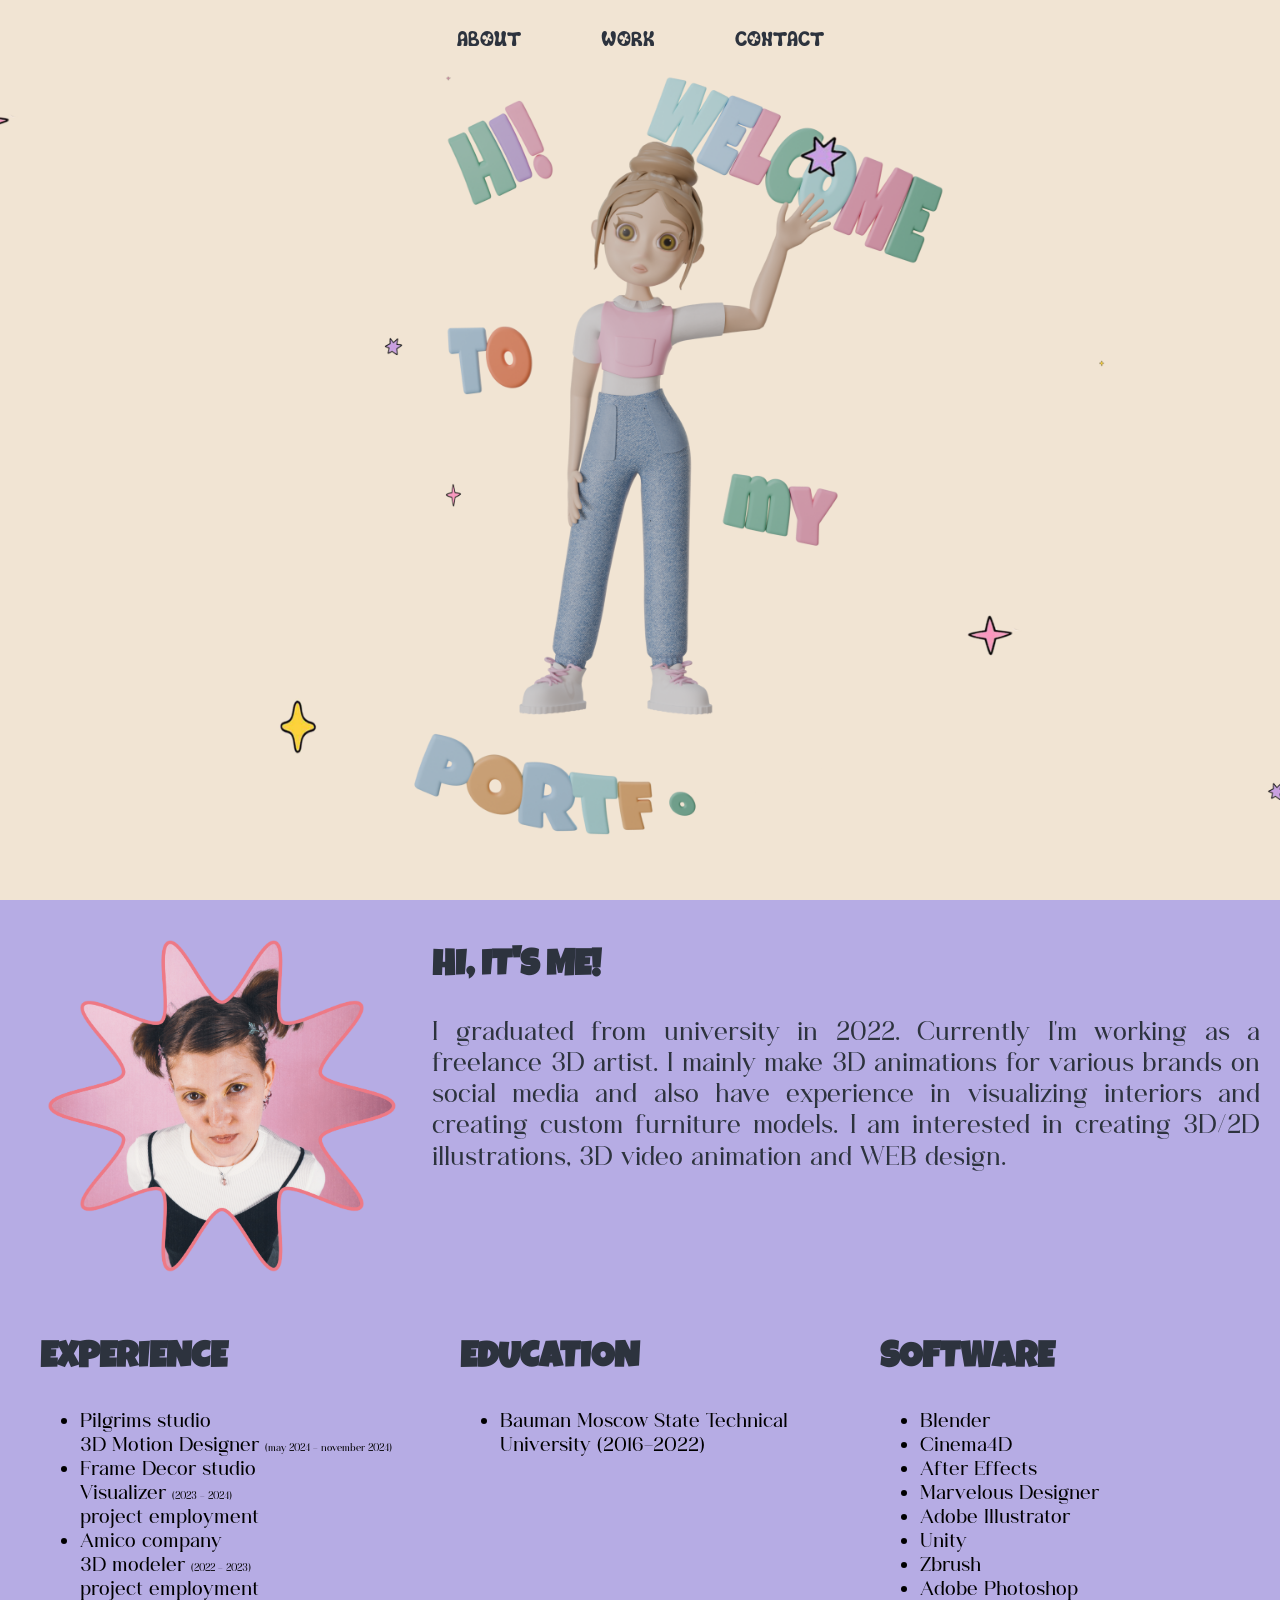
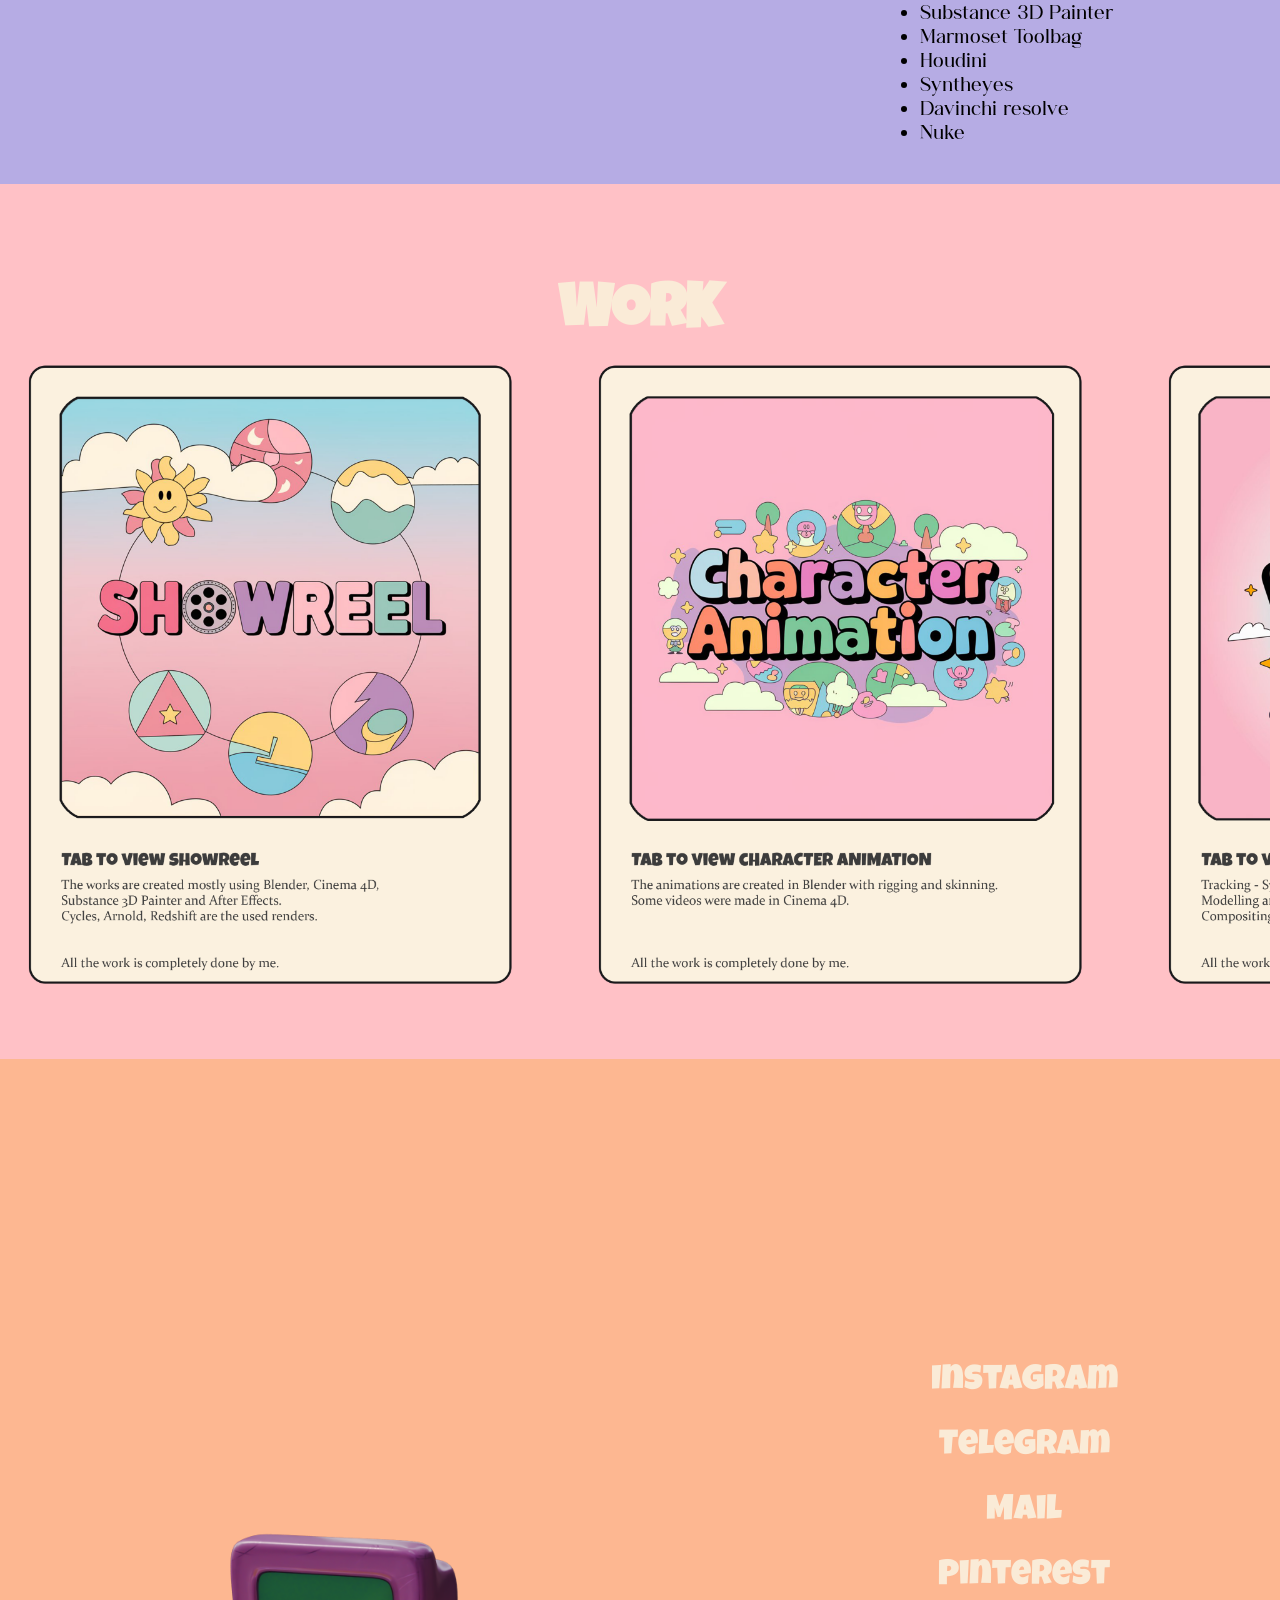
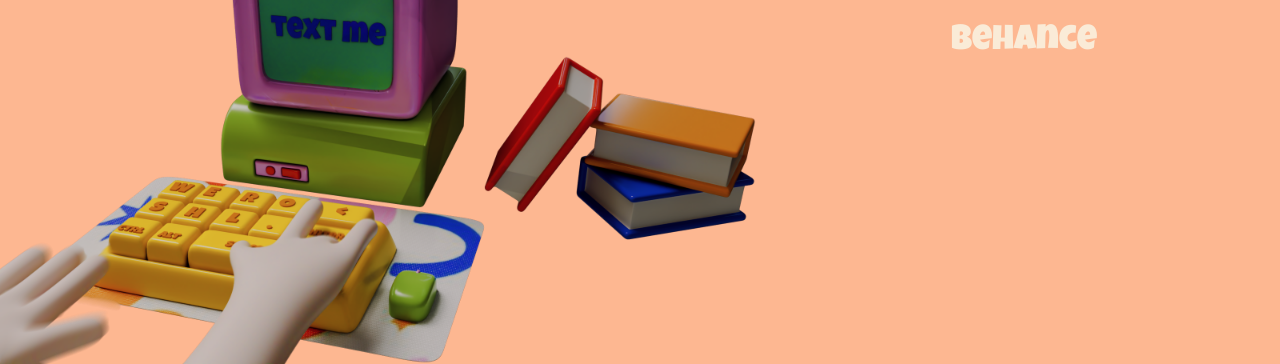
<file: index.html>
<!DOCTYPE html>
<html lang="en">
<head>
    <meta charset="UTF-8">
    <meta name="viewport" content="width=device-width, initial-scale=1.0">
    <title>Portfolio</title>
    <link rel="stylesheet" href="styles.css">
    <link rel="stylesheet" href="loading.css">
    <link rel="preconnect" href="https://fonts.googleapis.com">
    <link rel="preconnect" href="https://fonts.gstatic.com" crossorigin>
    <link href="https://fonts.googleapis.com/css2?family=Lobster&display=swap" rel="stylesheet">
</head>
<body>
    <div class="loader-background" id="loader-background"></div>
    <div class="wrapper" id="loader">
        <div class="circle"></div>
        <div class="circle"></div>
        <div class="circle"></div>
        <div class="shadow"></div>
        <div class="shadow"></div>
        <div class="shadow"></div>
    </div>
    <header>
        <nav>
            <ul>
                <li><a href="#about" class="about">About</a></li>
                <li><a href="#work" class="work">Work</a></li>
                <li><a href="#contact" class="contact">Contact</a></li>
            </ul>
        </nav>
    </header>
    <section class="hero">
        <img src="images/splash/splash_0000.png" alt="Hero Image" class="hero-image" id="hero-image">
    </section>
    <section id="about" class="about-section">
        <div class="top-section">
            <img src="images/me.png" alt="me" class="me-image">
            <div class="about-me">
                <h1 class="about-title">HI, IT'S ME!</h1>
                <p class="about-text">
                    I graduated from university in 2022.  Currently I'm working as a freelance 3D artist.
                    I mainly make 3D animations for various brands on social media and also have experience in visualizing interiors 
                    and creating custom furniture models. I am interested in creating 3D/2D illustrations, 3D video animation and WEB design.
                </p>
            </div>
        </div>
        <div class="about-columns">
            <div class="column">
                <h1 class="about-title">EXPERIENCE</h1>
                <ul class="custom-list">
                    <li>Pilgrims studio<br>
                         3D Motion Designer <span class="date">(may 2024 - november 2024)</span> </li>
                    <li>Frame Decor studio <br>
                         Visualizer <span class="date">(2023 - 2024)</span><br> 
                        project employment</li>
                    <li class="custom-list">Amico company <br>
                         3D modeler <span class="date">(2022 - 2023)</span><br>
                        project employment
                    </li>
                </ul>
            </div>
            <div class="column">
                <h1 class="about-title">EDUCATION</h1>
                <ul class="custom-list">
                    <li class="custom-list">Bauman Moscow State Technical University (2016-2022)</li>
                </ul>
            </div>
            <div class="column">
                <h1 class="about-title">SOFTWARE</h1>
                <ul class="custom-list">
                    <li>Blender</li>
                    <li>Cinema4D</li>
                    <li>After Effects</li>
                    <li>Marvelous Designer</li>
                    <li>Adobe Illustrator</li>
                    <li>Unity</li>
                    <li>Zbrush</li>
                    <li>Adobe Photoshop</li>
                    <li>Substance 3D Painter</li>
                    <li>Marmoset Toolbag</li>
                    <li>Houdini</li>
                    <li>Syntheyes</li>
                    <li>Davinchi resolve</li>
                    <li>Nuke</li>
                </ul>
            </div>
        </div>
    </section>
    
    <section id="work" class="work-section">
        <h1>WORK</h1>
        <div class="work-images">
            <a href="showreel.html"><img src="images/SHOWREEL.png" alt="showreel"></a>
            <a href="characterAnimation.html"><img src="images/CHARACTER ANIMATION.png" alt="characteranomation"></a>
            <a href="vfx.html"><img src="images/VFX.png" alt="vfx"></a>
            <a href="cgi.html"><img src="images/CGI.png" alt="cgi"></a>
            <a href="cloth.html"><img src="images/CLOTHSIMULATION.png" alt="clothsimulation"></a>
        </div>
    </section>
    <section id="contact" class="contact-section">
        <div class="animation">
            <img id="animation-image" src="images/intro/intro0000.png" alt="Animation">
        </div>
        <div class="social-buttons">
            <a href="https://www.instagram.com/tripledaria?igsh=cnoxd2V1ZTIxaGNo" target="_blank">Instagram</a>
            <a href="https://t.me/itsnot_haha" target="_blank">Telegram</a>
            <a href="mailto:tripledaria3d@gmail.com">Mail</a>
            <a href="https://ru.pinterest.com/itsn0thaha/_created/" target="_blank">Pinterest</a>
            <a href="https://www.behance.net/DariaMarakova" target="_blank">Behance</a>
        </div>
    </section>
    <script src="script.js"></script>
</body>
</html>
</file>
<file: styles.css>
@font-face {
    font-family: 'LEPKA';
    src: url('fonts/LEPKA.otf') format('opentype');
}
@font-face {
    font-family: 'LuckiestGuy';
    src: url('fonts/LuckiestGuy.ttf') format('opentype');
}
@font-face {
    font-family: 'n1';
    src: url('fonts/classyvogue.otf') format('opentype');
}

body {
    margin: 0;
    font-family: 'LEPKA', sans-serif;
}

header {
    position: fixed;
    top: 0;
    width: 100%;
    z-index: 1000;
    padding: 20px 0; /* Добавляем отступ сверху и снизу */
    background: none; /* Делаем фон прозрачным */
}

nav ul {
    list-style: none;
    padding: 0;
    margin: 0;
    display: flex;
    justify-content: center;
}

nav ul li {
    margin: 0 20px;
    font-size: 20px;
}

nav ul li a {
    text-decoration: none;
    color: rgb(45, 51, 62);
    padding: 10px 20px;
    border-radius: 5px;
    background: none; /* Убираем фон у кнопок */
    transition: transform 0.3s; /* Добавляем плавный переход для трансформации */
    display: inline-block;
}

nav ul li a:hover {
    transform: scale(1.2); 
}

.hero {
    background-color: rgb(241, 228, 211);
    display: flex;
    justify-content: center;
    align-items: center;
    margin-top: 0; /* Убираем отступ сверху */
    height: 100vh; /* Занимает всю высоту экрана */
    overflow: hidden;
}

.hero-image {
    border-radius: 15px;
    width: 100%;
    height: 100%;
    object-fit: cover; /* Масштабирует изображение, чтобы оно покрывало контейнер */
    object-position: center; /* Центрирует изображение */
}

.about-section, .work-section, .contact-section {
    padding: 50px 20px;
    text-align: center;
}

/* -------------------------- */
.about-section {
    background-color: #B6ACE4;
    padding: 20px;
    display: flex;
    flex-direction: column;
    align-items: stretch;
}

.top-section {
    display: flex;
    align-items: flex-start;
    margin-bottom: 20px;
}

.me-image {
    max-width: 30%;
    border-radius: 55px;
    margin-right: 20px;
    flex-shrink: 0;
    margin-left: 20px;
}

.about-me {
    flex: 1;
}

h1, p{
    color: rgb(45, 51, 62);
}

.custom-list {
    /*list-style-type: none;  */
    font-family: 'n1', sans-serif;
    text-align: left;
    font-size: 20px;
}
.date{
    font-size: 10px;
}

.about-title {
    font-size: 36px;
    text-align: left;
    font-family: 'LuckiestGuy', sans-serif;
}

.about-text {
    font-size: 26px;
    line-height: 1.2;
    margin-top: 0px;
    text-align: justify;
    font-family: 'n1', sans-serif;
}

.about-columns {
    display: flex;
    justify-content: space-between;
    width: 100%;
    margin-left: 20px;
}

.column {
    flex: 1;
    margin-right: 20px;
}

.column:last-child {
    margin-right: 0;
}
p {
    font-family: 'n1', sans-serif;
}

/* -------------------------- */

.work-section {
    background-color: #ffc1c6;
    display: flex;
    flex-direction: column;
    justify-content: center;
    align-items: center;
    text-align: center;
}

.work-section h1 {
    position: relative; /* Абсолютное позиционирование для заголовка */
    font-size: 60px;
    margin-bottom: 0px;
    font-family: 'LuckiestGuy', sans-serif;
    color:rgb(250, 235, 215);
}

.work-images {
    display: flex;
    overflow-x: scroll;
    overflow-y: hidden;
    gap: 70px;
    padding: 10px;
    width: 100%;
}

.work-images a img {
    border-radius: 15px;
    width: 500px;
    cursor: pointer;
    transition: transform 0.3s;
}

.work-images a img:hover{
    transform: scale(1.05);
}
/* для полосы прокрутки */

/* Стилизация полосы прокрутки для WebKit-браузеров (Chrome, Safari, новые версии Opera) */
.work-images::-webkit-scrollbar {
    width: 12px; /* Ширина полосы прокрутки */
    height: 12px; /* Высота полосы прокрутки */
}

.work-images::-webkit-scrollbar-track {
    background: #faebd7; /* Цвет фона полосы прокрутки */
    border-radius: 10px; /* Скругление углов фона */
}

.work-images::-webkit-scrollbar-thumb {
    background: #ffb579; /* Цвет бегунка */
    border-radius: 10px; /* Скругление углов бегунка */
}

.work-images::-webkit-scrollbar-thumb:hover {
    background: #faa159; /* Цвет бегунка при наведении */
}

/* Стилизация полосы прокрутки для Firefox */
.work-images {
    scrollbar-width: thin; /* Ширина полосы прокрутки */
    scrollbar-color: #ffb579 #faebd7; /* Цвет бегунка и фона */
}

/* Стилизация полосы прокрутки для IE и Edge */
.work-images {
    -ms-overflow-style: none; /* Скрыть полосу прокрутки */
}

/* -------------------------- */

.contact-section {
    background-color: #fdb791;
    display: flex;
    justify-content: space-between;
    align-items: center;
    position: relative;
    padding-bottom: 0px; /* Добавляем отступ снизу для анимации */
    height: 95vh;
}

.animation {
    position: absolute;
    bottom: 0;
    left: 0;
    width: 100%;
    height: 100%;
    display: flex;
    align-items: flex-end;
}

.animation img {
    max-width: 60%;
    max-height: 60%;
    object-fit: contain;
}

.social-buttons {
    display: flex;
    flex-direction: column;
    gap: 10px;
    position: absolute;
    top: 50%;
    left: 80%;
    transform: translate(-50%, -50%);
    z-index: 10;
    font-size: 35px;
}

.social-buttons a {
    text-decoration: none;
    font-family: 'LuckiestGuy', sans-serif;
    color:antiquewhite;
    padding: 10px 20px;
    border-radius: 5px;
    background-color: none;
    transition: transform 0.3s; /* Добавляем плавный переход для трансформации */
}

.social-buttons a:hover {
    transform: scale(1.2); /* Увеличиваем кнопку на 20% */
}

/* Media Queries for Mobile Devices */
@media (max-width: 768px) {
    nav ul li {
        margin: 5px 0; /* Уменьшаем отступы между элементами */
    }

    nav ul li a {
        font-size: 14px; /* Уменьшаем размер шрифта */
        padding: 8px 12px; /* Уменьшаем отступы внутри кнопок */
    }

    .work-images a img {
        max-width: 400px;
    }

    .contact-section {
        flex-direction: column;
        align-items: center;
    }

    .animation img {
        max-width: 100%;
    }

    .social-buttons {
        position: static;
        transform: none;
        margin-top: 20px;
    }
    .top-section {
        flex-direction: column;
        align-items: center;
    }

    .me-image {
        margin-right: 0;
        margin-bottom: 20px;
        max-width: 60%;
    }

    .about-columns {
        flex-direction: column;
        align-items: stretch;
    }

    .column {
        margin-right: 0;
        margin-bottom: 20px;
    }

    .column:last-child {
        margin-bottom: 0;
    }
}
</file>
<file: loading.css>
.loader-background {
    position: fixed;
    top: 0;
    left: 0;
    width: 100%;
    height: 100%;
    background-color: rgb(241, 228, 211); 
    z-index: 9998; /* Убедитесь, что фон находится под загрузкой, но над контентом */
  }
.wrapper {
  width: 200px;
  height: 60px;
  position: fixed; /* Измените на fixed, чтобы загрузка была поверх всего контента */
  top: 50%;
  left: 50%;
  transform: translate(-50%, -50%);
  z-index: 9999; /* Убедитесь, что загрузка находится поверх всего контента */
}

.circle {
  width: 20px;
  height: 20px;
  position: absolute;
  border-radius: 50%;
  background-color: #fdbe7f;
  left: 15%;
  transform-origin: 50%;
  animation: circle7124 .5s alternate infinite ease;
}

@keyframes circle7124 {
  0% {
    top: 60px;
    height: 5px;
    border-radius: 50px 50px 25px 25px;
    transform: scaleX(1.7);
  }

  40% {
    height: 20px;
    border-radius: 50%;
    transform: scaleX(1);
  }

  100% {
    top: 0%;
  }
}

.circle:nth-child(2) {
  left: 45%;
  animation-delay: .2s;
}

.circle:nth-child(3) {
  left: auto;
  right: 15%;
  animation-delay: .3s;
}

.shadow {
  width: 20px;
  height: 4px;
  border-radius: 50%;
  background-color: rgba(0,0,0,0.8);
  position: absolute;
  top: 62px;
  transform-origin: 50%;
  z-index: -1;
  left: 15%;
  filter: blur(1px);
  animation: shadow046 .5s alternate infinite ease;
}

@keyframes shadow046 {
  0% {
    transform: scaleX(1.5);
  }

  40% {
    transform: scaleX(1);
    opacity: .7;
  }

  100% {
    transform: scaleX(.2);
    opacity: .4;
  }
}

.shadow:nth-child(4) {
  left: 45%;
  animation-delay: .2s
}

.shadow:nth-child(5) {
  left: auto;
  right: 15%;
  animation-delay: .3s;
}
</file>
